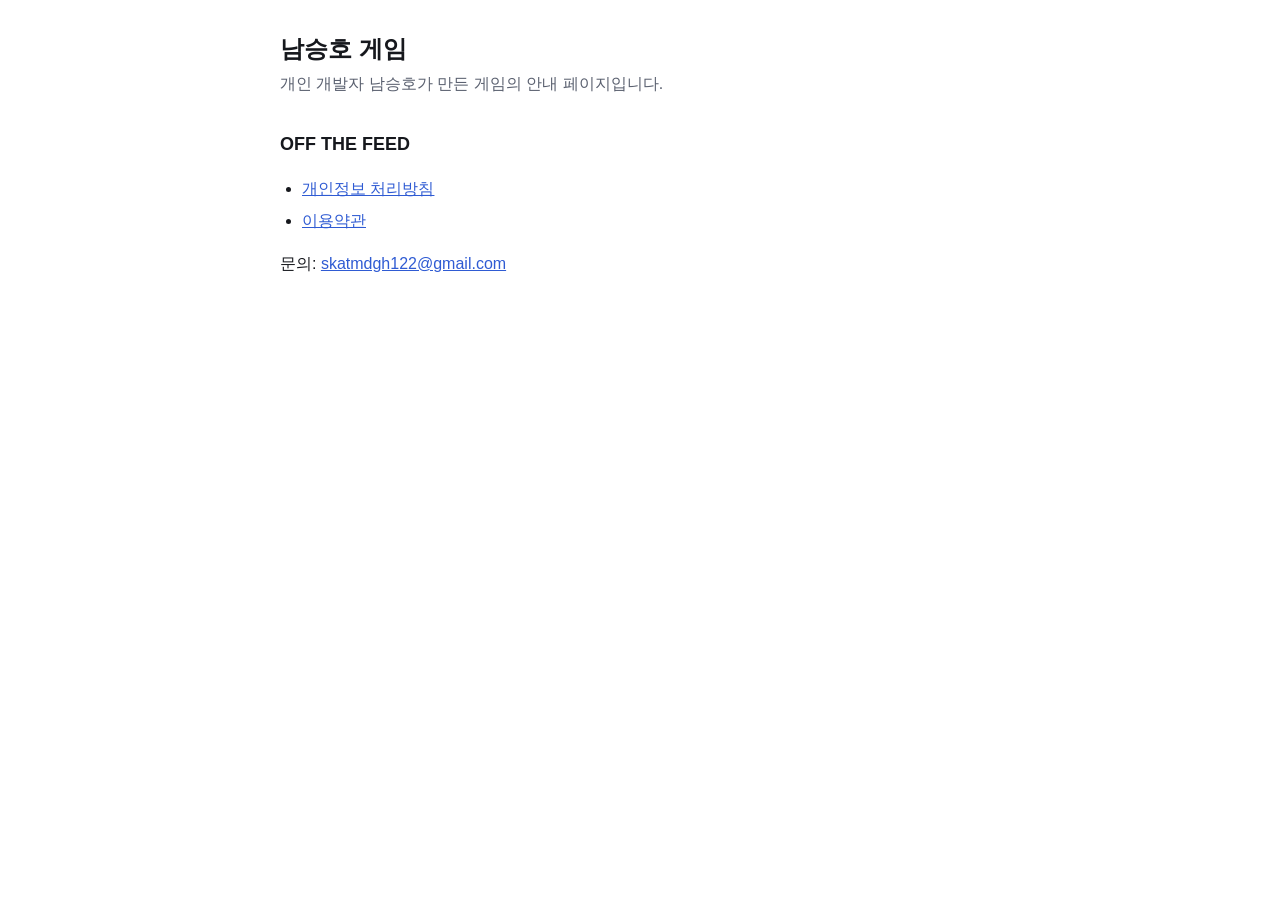
<file: index.html>
<!doctype html>
<html lang="ko">
<head>
<meta charset="utf-8">
<meta name="viewport" content="width=device-width, initial-scale=1">
<title>남승호 게임</title>
<style>
:root {
  color-scheme: light dark;
  --bg: #ffffff;
  --fg: #16181d;
  --fg-2: #5b6170;
  --line: #e4e6eb;
  --link: #2f5bd3;
}
@media (prefers-color-scheme: dark) {
  :root {
    --bg: #14161a;
    --fg: #eceef2;
    --fg-2: #a3a9b5;
    --line: #2c3038;
    --link: #8aa6ff;
  }
}
body {
  margin: 0;
  background: var(--bg);
  color: var(--fg);
  font: 16px/1.7 -apple-system, BlinkMacSystemFont, 'Apple SD Gothic Neo', 'Noto Sans KR', sans-serif;
  word-break: keep-all;
}
main {
  max-width: 720px;
  margin: 0 auto;
  padding: 32px 16px 64px;
}
h1 {
  font-size: 24px;
  line-height: 1.4;
  margin: 0 0 4px;
}
h2 {
  font-size: 18px;
  margin: 32px 0 8px;
}
.meta {
  color: var(--fg-2);
  margin: 0 0 24px;
}
a {
  color: var(--link);
}
table {
  width: 100%;
  border-collapse: collapse;
  margin: 8px 0;
}
th,
td {
  text-align: left;
  vertical-align: top;
  padding: 8px;
  border-bottom: 1px solid var(--line);
}
th {
  width: 30%;
  color: var(--fg-2);
  font-weight: 600;
}
ul,
ol {
  padding-left: 22px;
}
li {
  margin: 4px 0;
}
</style>
</head>
<body>
<main>
<h1>남승호 게임</h1>
<p class="meta">개인 개발자 남승호가 만든 게임의 안내 페이지입니다.</p>
<h2>OFF THE FEED</h2>
<ul>
<li><a href="off-the-feed/privacy.html">개인정보 처리방침</a></li>
<li><a href="off-the-feed/terms.html">이용약관</a></li>
</ul>
<p>문의: <a href="mailto:skatmdgh122@gmail.com">skatmdgh122@gmail.com</a></p>
</main>
</body>
</html>
</file>
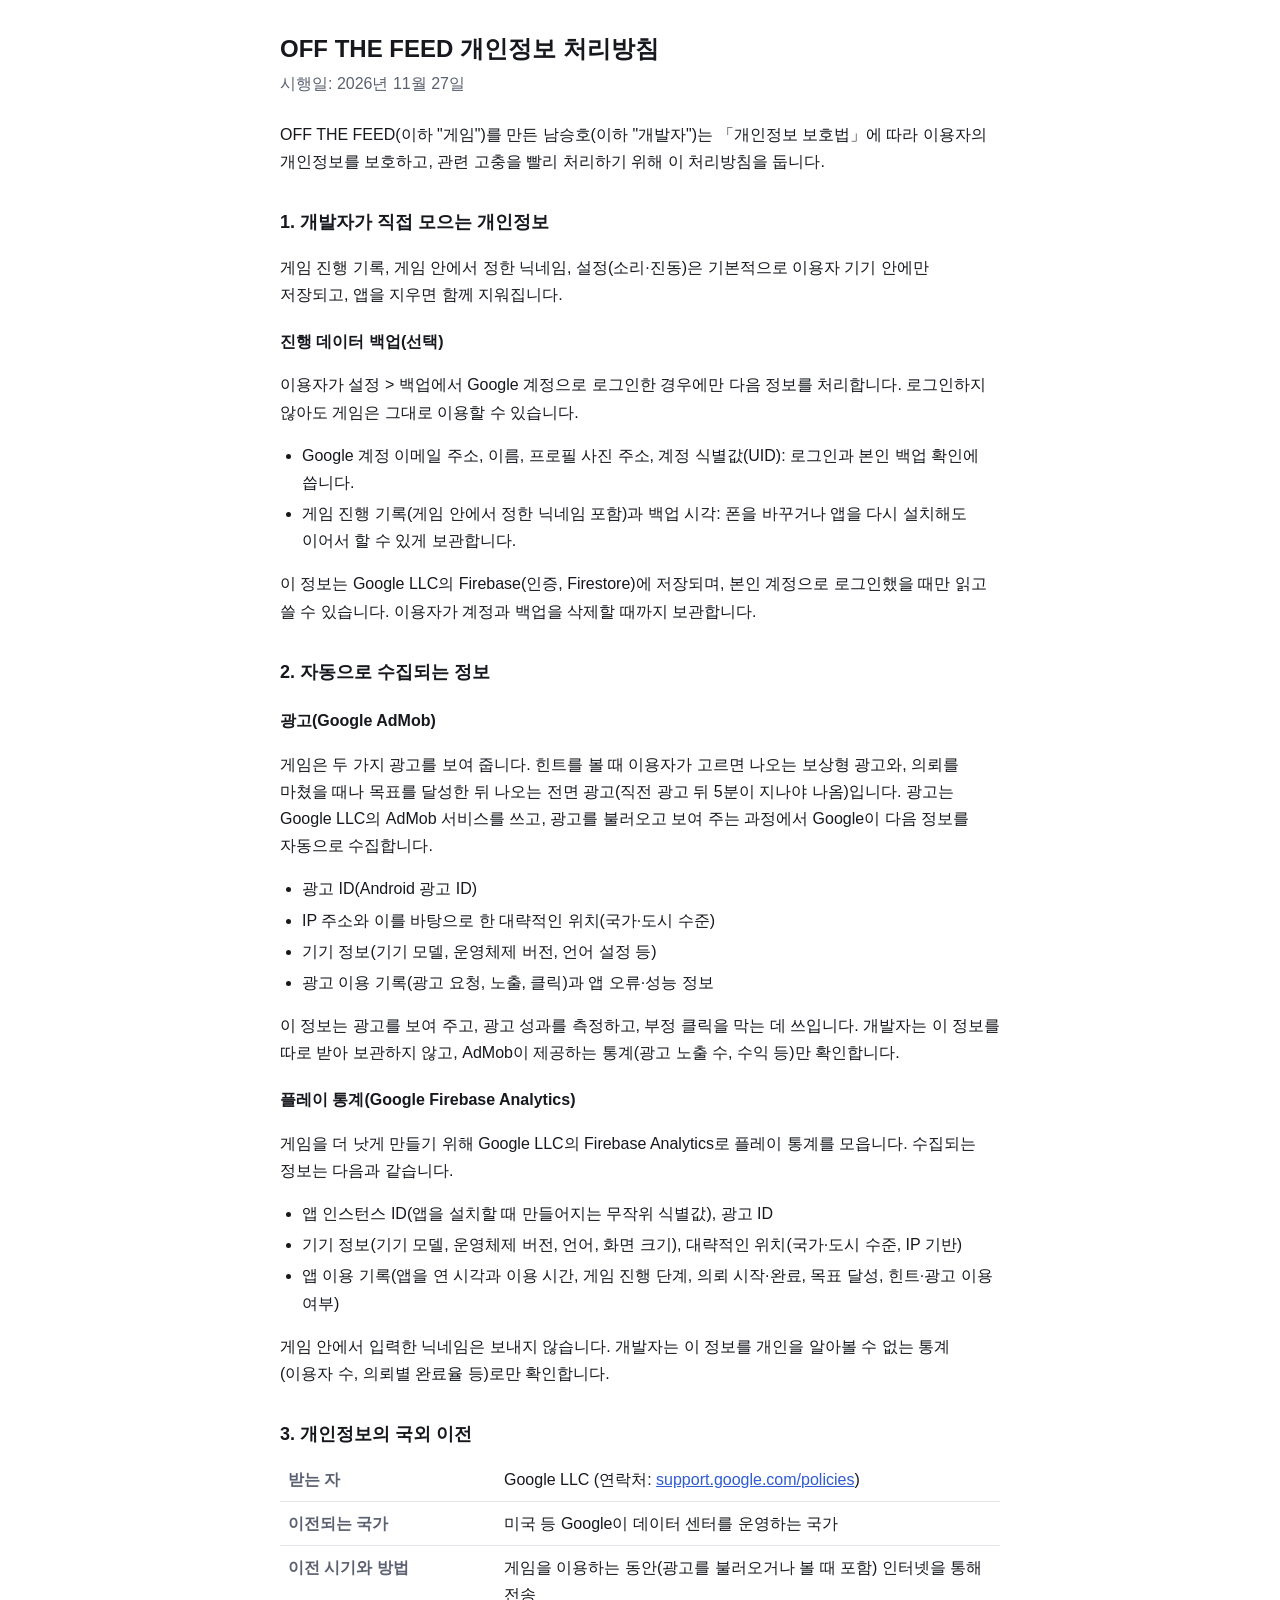
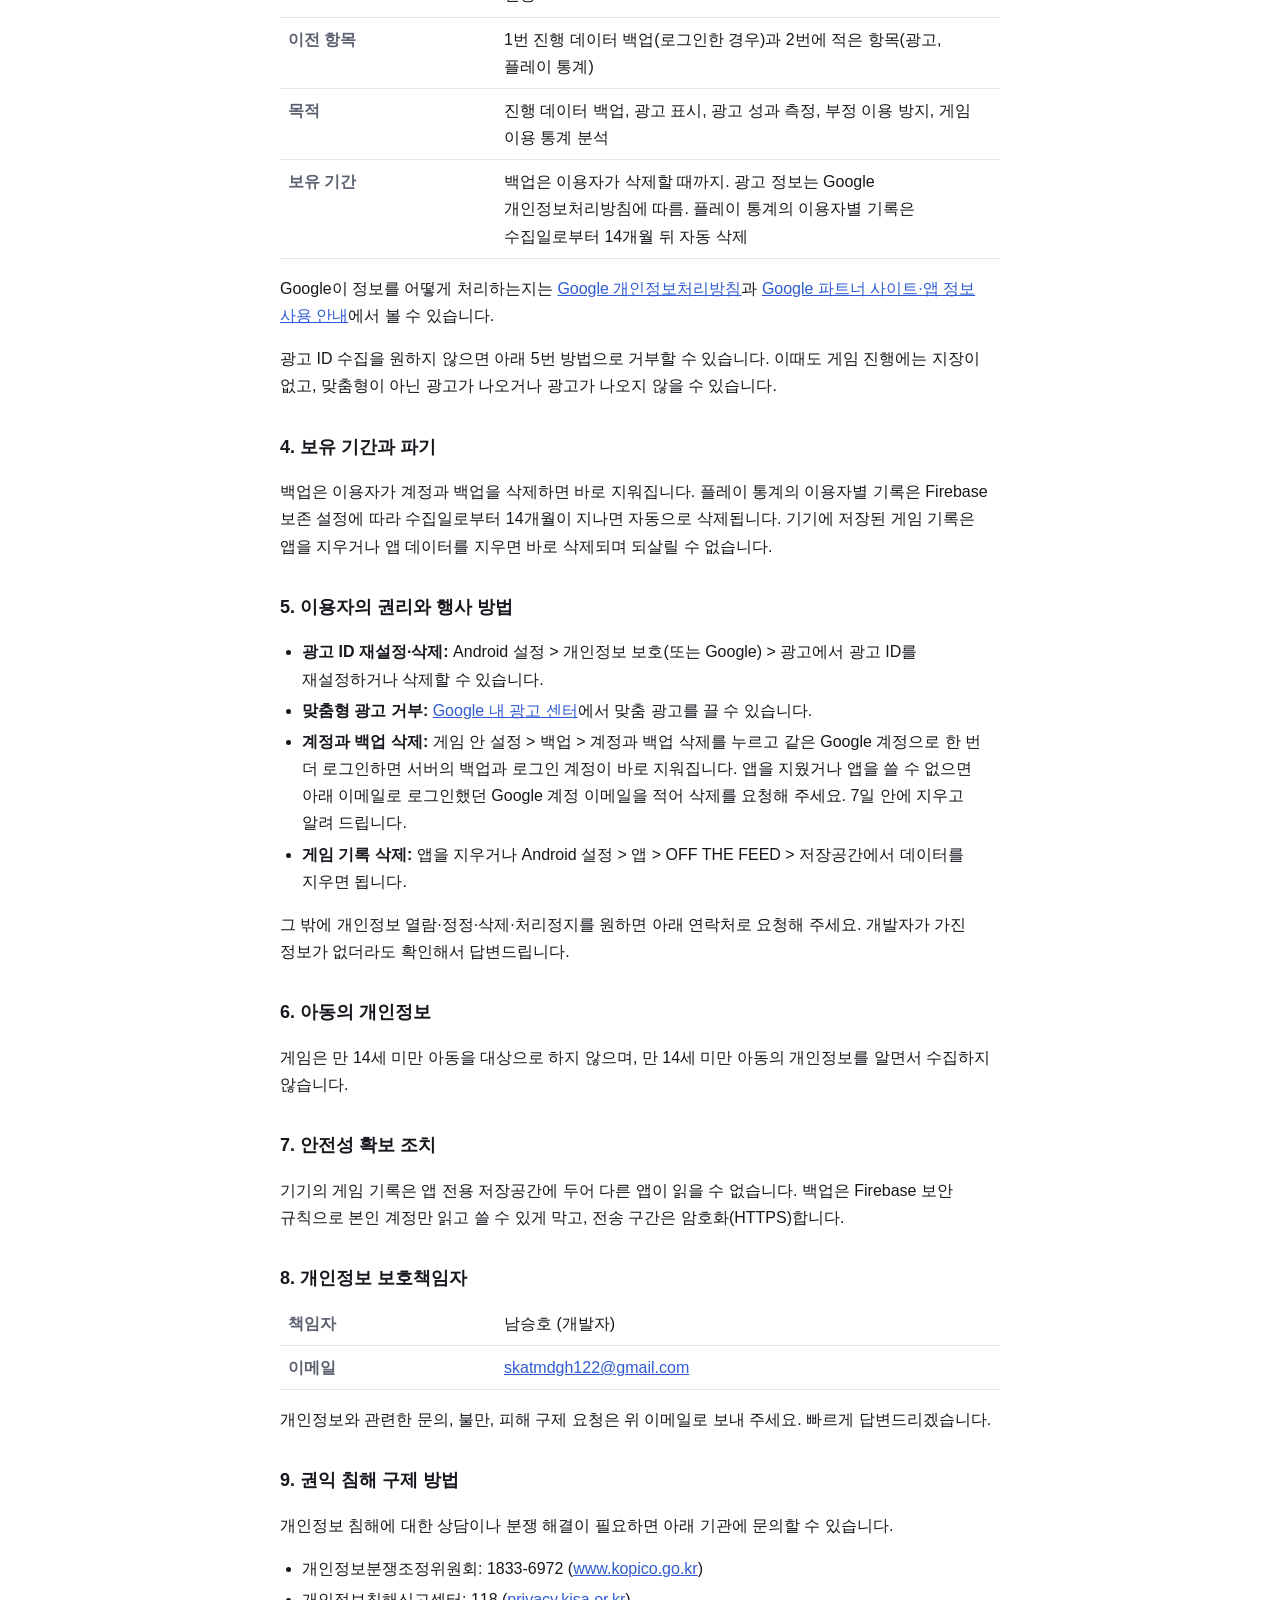
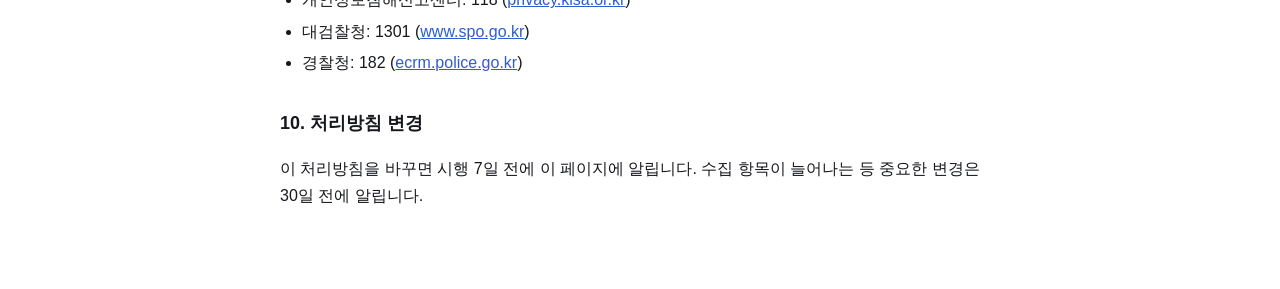
<file: off-the-feed/privacy.html>
<!doctype html>
<html lang="ko">
<head>
<meta charset="utf-8">
<meta name="viewport" content="width=device-width, initial-scale=1">
<title>OFF THE FEED 개인정보 처리방침</title>
<style>
:root {
  color-scheme: light dark;
  --bg: #ffffff;
  --fg: #16181d;
  --fg-2: #5b6170;
  --line: #e4e6eb;
  --link: #2f5bd3;
}
@media (prefers-color-scheme: dark) {
  :root {
    --bg: #14161a;
    --fg: #eceef2;
    --fg-2: #a3a9b5;
    --line: #2c3038;
    --link: #8aa6ff;
  }
}
body {
  margin: 0;
  background: var(--bg);
  color: var(--fg);
  font: 16px/1.7 -apple-system, BlinkMacSystemFont, 'Apple SD Gothic Neo', 'Noto Sans KR', sans-serif;
  word-break: keep-all;
}
main {
  max-width: 720px;
  margin: 0 auto;
  padding: 32px 16px 64px;
}
h1 {
  font-size: 24px;
  line-height: 1.4;
  margin: 0 0 4px;
}
h3 {
  font-size: 16px;
  margin: 20px 0 6px;
}
h2 {
  font-size: 18px;
  margin: 32px 0 8px;
}
.meta {
  color: var(--fg-2);
  margin: 0 0 24px;
}
a {
  color: var(--link);
}
table {
  width: 100%;
  border-collapse: collapse;
  margin: 8px 0;
}
th,
td {
  text-align: left;
  vertical-align: top;
  padding: 8px;
  border-bottom: 1px solid var(--line);
}
th {
  width: 30%;
  color: var(--fg-2);
  font-weight: 600;
}
ul,
ol {
  padding-left: 22px;
}
li {
  margin: 4px 0;
}
</style>
</head>
<body>
<main>
<h1>OFF THE FEED 개인정보 처리방침</h1>
<p class="meta">시행일: 2026년 11월 27일</p>

<p>OFF THE FEED(이하 "게임")를 만든 남승호(이하 "개발자")는 「개인정보 보호법」에 따라 이용자의 개인정보를 보호하고, 관련 고충을 빨리 처리하기 위해 이 처리방침을 둡니다.</p>

<h2>1. 개발자가 직접 모으는 개인정보</h2>
<p>게임 진행 기록, 게임 안에서 정한 닉네임, 설정(소리·진동)은 기본적으로 이용자 기기 안에만 저장되고, 앱을 지우면 함께 지워집니다.</p>
<h3>진행 데이터 백업(선택)</h3>
<p>이용자가 설정 &gt; 백업에서 Google 계정으로 로그인한 경우에만 다음 정보를 처리합니다. 로그인하지 않아도 게임은 그대로 이용할 수 있습니다.</p>
<ul>
<li>Google 계정 이메일 주소, 이름, 프로필 사진 주소, 계정 식별값(UID): 로그인과 본인 백업 확인에 씁니다.</li>
<li>게임 진행 기록(게임 안에서 정한 닉네임 포함)과 백업 시각: 폰을 바꾸거나 앱을 다시 설치해도 이어서 할 수 있게 보관합니다.</li>
</ul>
<p>이 정보는 Google LLC의 Firebase(인증, Firestore)에 저장되며, 본인 계정으로 로그인했을 때만 읽고 쓸 수 있습니다. 이용자가 계정과 백업을 삭제할 때까지 보관합니다.</p>

<h2>2. 자동으로 수집되는 정보</h2>
<h3>광고(Google AdMob)</h3>
<p>게임은 두 가지 광고를 보여 줍니다. 힌트를 볼 때 이용자가 고르면 나오는 보상형 광고와, 의뢰를 마쳤을 때나 목표를 달성한 뒤 나오는 전면 광고(직전 광고 뒤 5분이 지나야 나옴)입니다. 광고는 Google LLC의 AdMob 서비스를 쓰고, 광고를 불러오고 보여 주는 과정에서 Google이 다음 정보를 자동으로 수집합니다.</p>
<ul>
<li>광고 ID(Android 광고 ID)</li>
<li>IP 주소와 이를 바탕으로 한 대략적인 위치(국가·도시 수준)</li>
<li>기기 정보(기기 모델, 운영체제 버전, 언어 설정 등)</li>
<li>광고 이용 기록(광고 요청, 노출, 클릭)과 앱 오류·성능 정보</li>
</ul>
<p>이 정보는 광고를 보여 주고, 광고 성과를 측정하고, 부정 클릭을 막는 데 쓰입니다. 개발자는 이 정보를 따로 받아 보관하지 않고, AdMob이 제공하는 통계(광고 노출 수, 수익 등)만 확인합니다.</p>
<h3>플레이 통계(Google Firebase Analytics)</h3>
<p>게임을 더 낫게 만들기 위해 Google LLC의 Firebase Analytics로 플레이 통계를 모읍니다. 수집되는 정보는 다음과 같습니다.</p>
<ul>
<li>앱 인스턴스 ID(앱을 설치할 때 만들어지는 무작위 식별값), 광고 ID</li>
<li>기기 정보(기기 모델, 운영체제 버전, 언어, 화면 크기), 대략적인 위치(국가·도시 수준, IP 기반)</li>
<li>앱 이용 기록(앱을 연 시각과 이용 시간, 게임 진행 단계, 의뢰 시작·완료, 목표 달성, 힌트·광고 이용 여부)</li>
</ul>
<p>게임 안에서 입력한 닉네임은 보내지 않습니다. 개발자는 이 정보를 개인을 알아볼 수 없는 통계(이용자 수, 의뢰별 완료율 등)로만 확인합니다.</p>

<h2>3. 개인정보의 국외 이전</h2>
<table>
<tr><th>받는 자</th><td>Google LLC (연락처: <a href="https://support.google.com/policies">support.google.com/policies</a>)</td></tr>
<tr><th>이전되는 국가</th><td>미국 등 Google이 데이터 센터를 운영하는 국가</td></tr>
<tr><th>이전 시기와 방법</th><td>게임을 이용하는 동안(광고를 불러오거나 볼 때 포함) 인터넷을 통해 전송</td></tr>
<tr><th>이전 항목</th><td>1번 진행 데이터 백업(로그인한 경우)과 2번에 적은 항목(광고, 플레이 통계)</td></tr>
<tr><th>목적</th><td>진행 데이터 백업, 광고 표시, 광고 성과 측정, 부정 이용 방지, 게임 이용 통계 분석</td></tr>
<tr><th>보유 기간</th><td>백업은 이용자가 삭제할 때까지. 광고 정보는 Google 개인정보처리방침에 따름. 플레이 통계의 이용자별 기록은 수집일로부터 14개월 뒤 자동 삭제</td></tr>
</table>
<p>Google이 정보를 어떻게 처리하는지는 <a href="https://policies.google.com/privacy?hl=ko">Google 개인정보처리방침</a>과 <a href="https://policies.google.com/technologies/partner-sites?hl=ko">Google 파트너 사이트·앱 정보 사용 안내</a>에서 볼 수 있습니다.</p>
<p>광고 ID 수집을 원하지 않으면 아래 5번 방법으로 거부할 수 있습니다. 이때도 게임 진행에는 지장이 없고, 맞춤형이 아닌 광고가 나오거나 광고가 나오지 않을 수 있습니다.</p>

<h2>4. 보유 기간과 파기</h2>
<p>백업은 이용자가 계정과 백업을 삭제하면 바로 지워집니다. 플레이 통계의 이용자별 기록은 Firebase 보존 설정에 따라 수집일로부터 14개월이 지나면 자동으로 삭제됩니다. 기기에 저장된 게임 기록은 앱을 지우거나 앱 데이터를 지우면 바로 삭제되며 되살릴 수 없습니다.</p>

<h2>5. 이용자의 권리와 행사 방법</h2>
<ul>
<li><strong>광고 ID 재설정·삭제:</strong> Android 설정 &gt; 개인정보 보호(또는 Google) &gt; 광고에서 광고 ID를 재설정하거나 삭제할 수 있습니다.</li>
<li><strong>맞춤형 광고 거부:</strong> <a href="https://myadcenter.google.com/">Google 내 광고 센터</a>에서 맞춤 광고를 끌 수 있습니다.</li>
<li><strong>계정과 백업 삭제:</strong> 게임 안 설정 &gt; 백업 &gt; 계정과 백업 삭제를 누르고 같은 Google 계정으로 한 번 더 로그인하면 서버의 백업과 로그인 계정이 바로 지워집니다. 앱을 지웠거나 앱을 쓸 수 없으면 아래 이메일로 로그인했던 Google 계정 이메일을 적어 삭제를 요청해 주세요. 7일 안에 지우고 알려 드립니다.</li>
<li><strong>게임 기록 삭제:</strong> 앱을 지우거나 Android 설정 &gt; 앱 &gt; OFF THE FEED &gt; 저장공간에서 데이터를 지우면 됩니다.</li>
</ul>
<p>그 밖에 개인정보 열람·정정·삭제·처리정지를 원하면 아래 연락처로 요청해 주세요. 개발자가 가진 정보가 없더라도 확인해서 답변드립니다.</p>

<h2>6. 아동의 개인정보</h2>
<p>게임은 만 14세 미만 아동을 대상으로 하지 않으며, 만 14세 미만 아동의 개인정보를 알면서 수집하지 않습니다.</p>

<h2>7. 안전성 확보 조치</h2>
<p>기기의 게임 기록은 앱 전용 저장공간에 두어 다른 앱이 읽을 수 없습니다. 백업은 Firebase 보안 규칙으로 본인 계정만 읽고 쓸 수 있게 막고, 전송 구간은 암호화(HTTPS)합니다.</p>

<h2>8. 개인정보 보호책임자</h2>
<table>
<tr><th>책임자</th><td>남승호 (개발자)</td></tr>
<tr><th>이메일</th><td><a href="mailto:skatmdgh122@gmail.com">skatmdgh122@gmail.com</a></td></tr>
</table>
<p>개인정보와 관련한 문의, 불만, 피해 구제 요청은 위 이메일로 보내 주세요. 빠르게 답변드리겠습니다.</p>

<h2>9. 권익 침해 구제 방법</h2>
<p>개인정보 침해에 대한 상담이나 분쟁 해결이 필요하면 아래 기관에 문의할 수 있습니다.</p>
<ul>
<li>개인정보분쟁조정위원회: 1833-6972 (<a href="https://www.kopico.go.kr">www.kopico.go.kr</a>)</li>
<li>개인정보침해신고센터: 118 (<a href="https://privacy.kisa.or.kr">privacy.kisa.or.kr</a>)</li>
<li>대검찰청: 1301 (<a href="https://www.spo.go.kr">www.spo.go.kr</a>)</li>
<li>경찰청: 182 (<a href="https://ecrm.police.go.kr">ecrm.police.go.kr</a>)</li>
</ul>

<h2>10. 처리방침 변경</h2>
<p>이 처리방침을 바꾸면 시행 7일 전에 이 페이지에 알립니다. 수집 항목이 늘어나는 등 중요한 변경은 30일 전에 알립니다.</p>
</main>
</body>
</html>
</file>
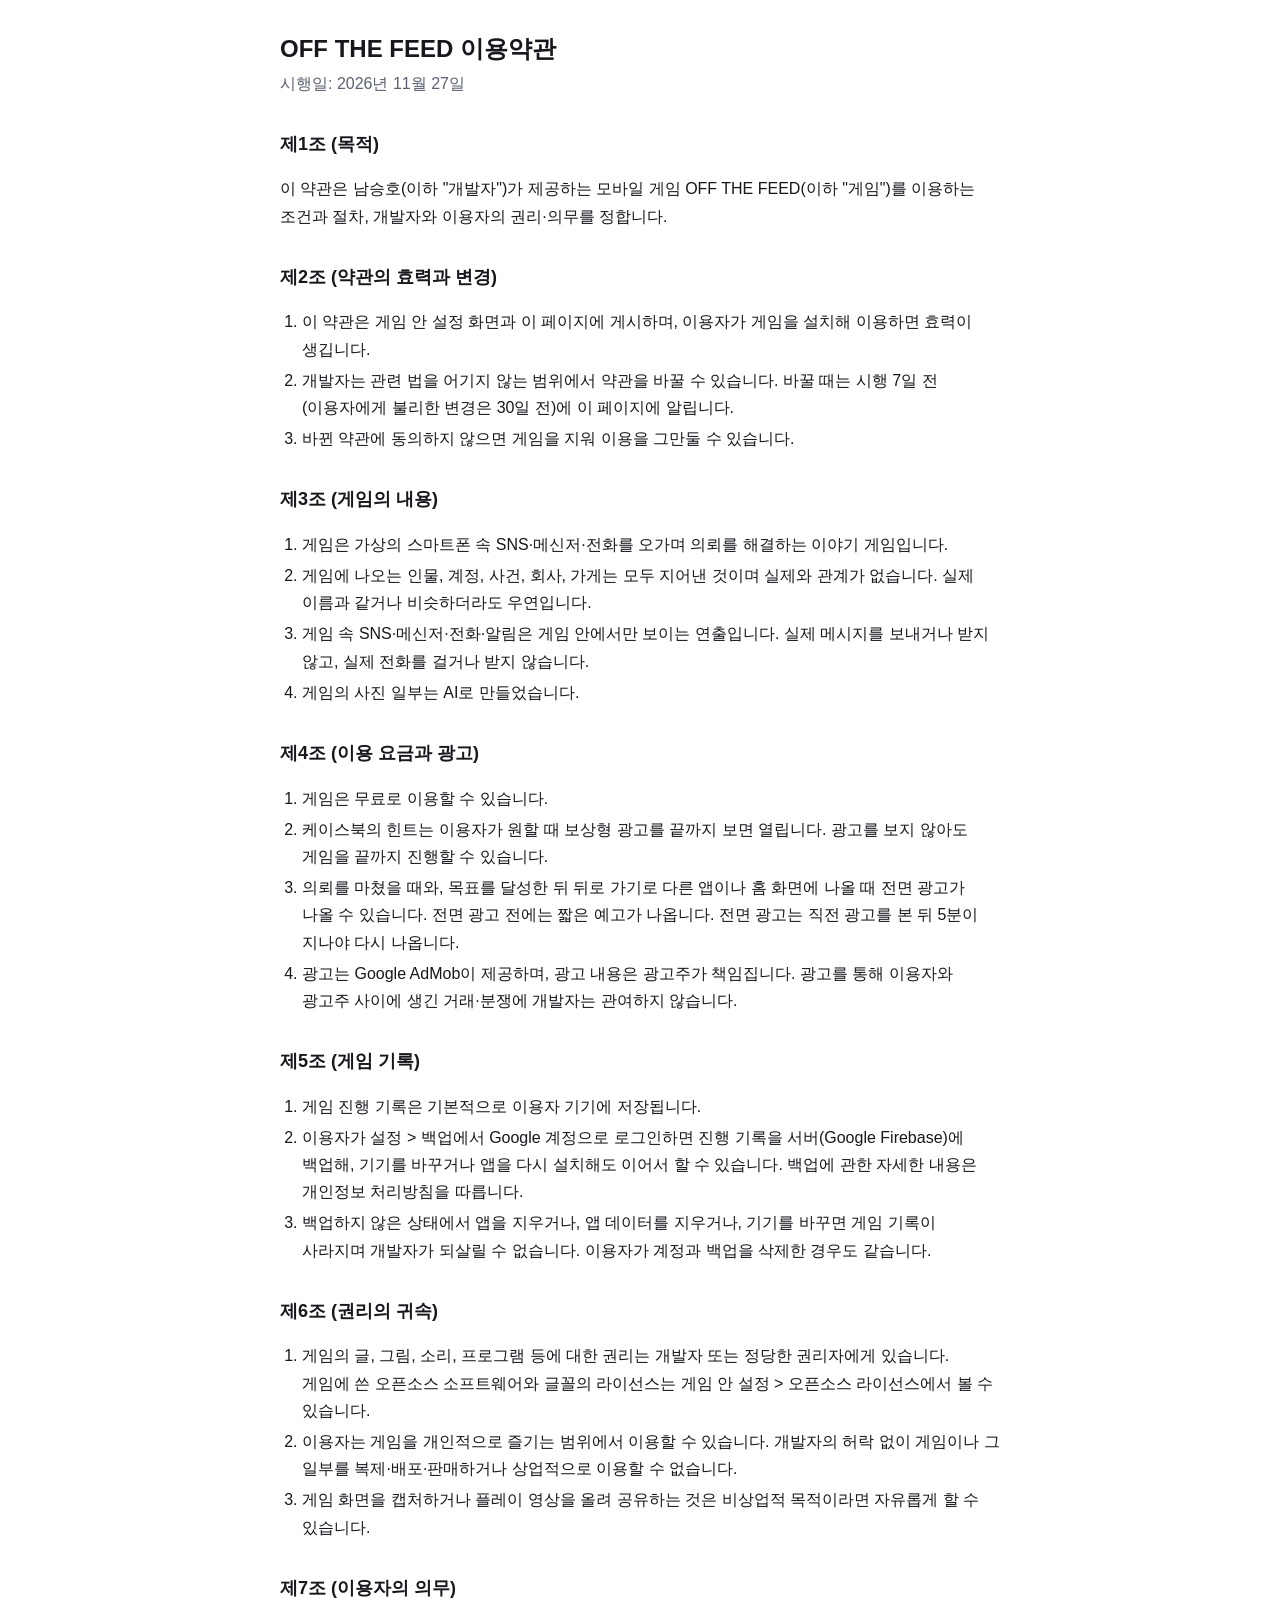
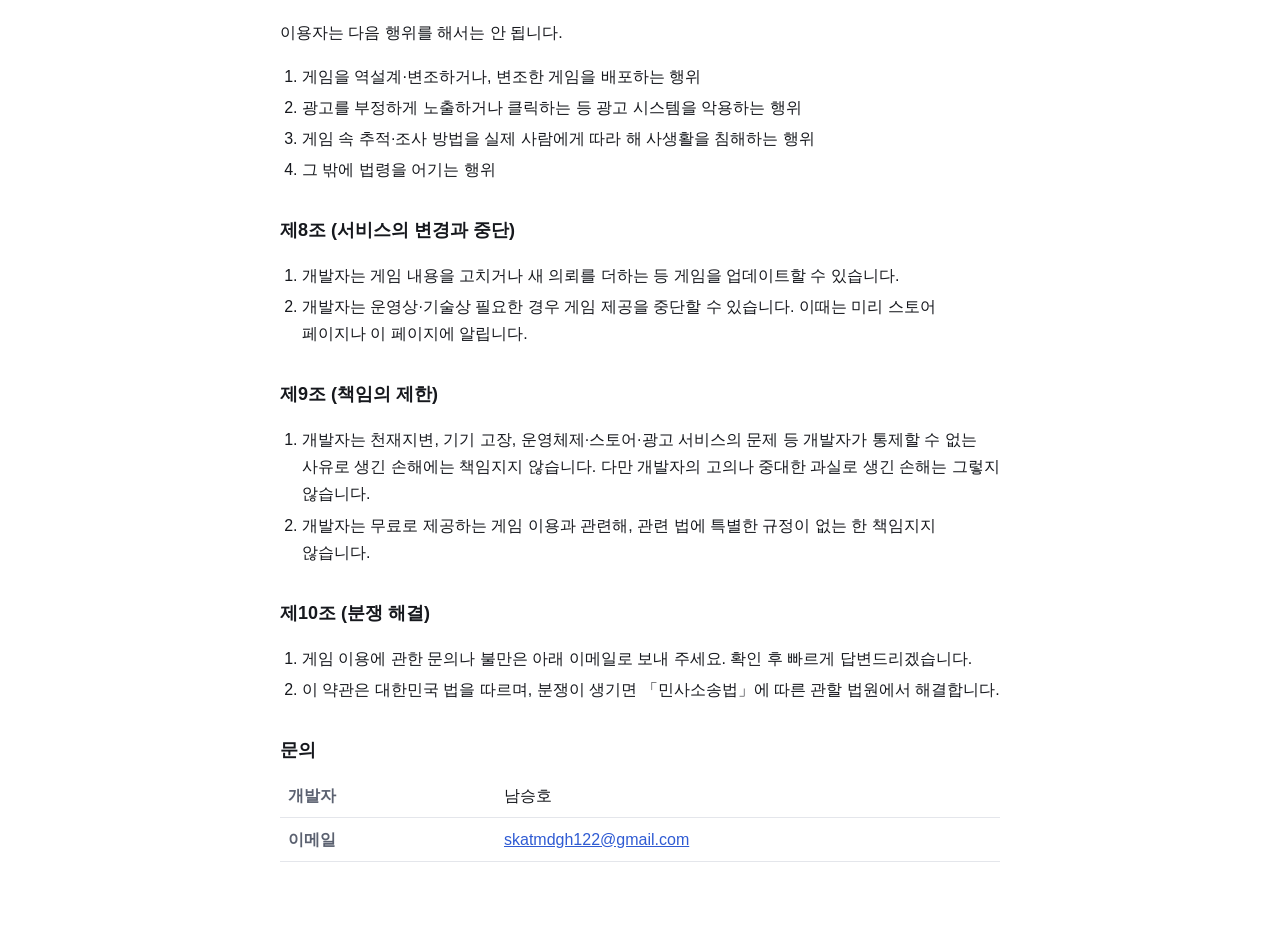
<file: off-the-feed/terms.html>
<!doctype html>
<html lang="ko">
<head>
<meta charset="utf-8">
<meta name="viewport" content="width=device-width, initial-scale=1">
<title>OFF THE FEED 이용약관</title>
<style>
:root {
  color-scheme: light dark;
  --bg: #ffffff;
  --fg: #16181d;
  --fg-2: #5b6170;
  --line: #e4e6eb;
  --link: #2f5bd3;
}
@media (prefers-color-scheme: dark) {
  :root {
    --bg: #14161a;
    --fg: #eceef2;
    --fg-2: #a3a9b5;
    --line: #2c3038;
    --link: #8aa6ff;
  }
}
body {
  margin: 0;
  background: var(--bg);
  color: var(--fg);
  font: 16px/1.7 -apple-system, BlinkMacSystemFont, 'Apple SD Gothic Neo', 'Noto Sans KR', sans-serif;
  word-break: keep-all;
}
main {
  max-width: 720px;
  margin: 0 auto;
  padding: 32px 16px 64px;
}
h1 {
  font-size: 24px;
  line-height: 1.4;
  margin: 0 0 4px;
}
h2 {
  font-size: 18px;
  margin: 32px 0 8px;
}
.meta {
  color: var(--fg-2);
  margin: 0 0 24px;
}
a {
  color: var(--link);
}
table {
  width: 100%;
  border-collapse: collapse;
  margin: 8px 0;
}
th,
td {
  text-align: left;
  vertical-align: top;
  padding: 8px;
  border-bottom: 1px solid var(--line);
}
th {
  width: 30%;
  color: var(--fg-2);
  font-weight: 600;
}
ul,
ol {
  padding-left: 22px;
}
li {
  margin: 4px 0;
}
</style>
</head>
<body>
<main>
<h1>OFF THE FEED 이용약관</h1>
<p class="meta">시행일: 2026년 11월 27일</p>

<h2>제1조 (목적)</h2>
<p>이 약관은 남승호(이하 "개발자")가 제공하는 모바일 게임 OFF THE FEED(이하 "게임")를 이용하는 조건과 절차, 개발자와 이용자의 권리·의무를 정합니다.</p>

<h2>제2조 (약관의 효력과 변경)</h2>
<ol>
<li>이 약관은 게임 안 설정 화면과 이 페이지에 게시하며, 이용자가 게임을 설치해 이용하면 효력이 생깁니다.</li>
<li>개발자는 관련 법을 어기지 않는 범위에서 약관을 바꿀 수 있습니다. 바꿀 때는 시행 7일 전(이용자에게 불리한 변경은 30일 전)에 이 페이지에 알립니다.</li>
<li>바뀐 약관에 동의하지 않으면 게임을 지워 이용을 그만둘 수 있습니다.</li>
</ol>

<h2>제3조 (게임의 내용)</h2>
<ol>
<li>게임은 가상의 스마트폰 속 SNS·메신저·전화를 오가며 의뢰를 해결하는 이야기 게임입니다.</li>
<li>게임에 나오는 인물, 계정, 사건, 회사, 가게는 모두 지어낸 것이며 실제와 관계가 없습니다. 실제 이름과 같거나 비슷하더라도 우연입니다.</li>
<li>게임 속 SNS·메신저·전화·알림은 게임 안에서만 보이는 연출입니다. 실제 메시지를 보내거나 받지 않고, 실제 전화를 걸거나 받지 않습니다.</li>
<li>게임의 사진 일부는 AI로 만들었습니다.</li>
</ol>

<h2>제4조 (이용 요금과 광고)</h2>
<ol>
<li>게임은 무료로 이용할 수 있습니다.</li>
<li>케이스북의 힌트는 이용자가 원할 때 보상형 광고를 끝까지 보면 열립니다. 광고를 보지 않아도 게임을 끝까지 진행할 수 있습니다.</li>
<li>의뢰를 마쳤을 때와, 목표를 달성한 뒤 뒤로 가기로 다른 앱이나 홈 화면에 나올 때 전면 광고가 나올 수 있습니다. 전면 광고 전에는 짧은 예고가 나옵니다. 전면 광고는 직전 광고를 본 뒤 5분이 지나야 다시 나옵니다.</li>
<li>광고는 Google AdMob이 제공하며, 광고 내용은 광고주가 책임집니다. 광고를 통해 이용자와 광고주 사이에 생긴 거래·분쟁에 개발자는 관여하지 않습니다.</li>
</ol>

<h2>제5조 (게임 기록)</h2>
<ol>
<li>게임 진행 기록은 기본적으로 이용자 기기에 저장됩니다.</li>
<li>이용자가 설정 &gt; 백업에서 Google 계정으로 로그인하면 진행 기록을 서버(Google Firebase)에 백업해, 기기를 바꾸거나 앱을 다시 설치해도 이어서 할 수 있습니다. 백업에 관한 자세한 내용은 개인정보 처리방침을 따릅니다.</li>
<li>백업하지 않은 상태에서 앱을 지우거나, 앱 데이터를 지우거나, 기기를 바꾸면 게임 기록이 사라지며 개발자가 되살릴 수 없습니다. 이용자가 계정과 백업을 삭제한 경우도 같습니다.</li>
</ol>

<h2>제6조 (권리의 귀속)</h2>
<ol>
<li>게임의 글, 그림, 소리, 프로그램 등에 대한 권리는 개발자 또는 정당한 권리자에게 있습니다. 게임에 쓴 오픈소스 소프트웨어와 글꼴의 라이선스는 게임 안 설정 &gt; 오픈소스 라이선스에서 볼 수 있습니다.</li>
<li>이용자는 게임을 개인적으로 즐기는 범위에서 이용할 수 있습니다. 개발자의 허락 없이 게임이나 그 일부를 복제·배포·판매하거나 상업적으로 이용할 수 없습니다.</li>
<li>게임 화면을 캡처하거나 플레이 영상을 올려 공유하는 것은 비상업적 목적이라면 자유롭게 할 수 있습니다.</li>
</ol>

<h2>제7조 (이용자의 의무)</h2>
<p>이용자는 다음 행위를 해서는 안 됩니다.</p>
<ol>
<li>게임을 역설계·변조하거나, 변조한 게임을 배포하는 행위</li>
<li>광고를 부정하게 노출하거나 클릭하는 등 광고 시스템을 악용하는 행위</li>
<li>게임 속 추적·조사 방법을 실제 사람에게 따라 해 사생활을 침해하는 행위</li>
<li>그 밖에 법령을 어기는 행위</li>
</ol>

<h2>제8조 (서비스의 변경과 중단)</h2>
<ol>
<li>개발자는 게임 내용을 고치거나 새 의뢰를 더하는 등 게임을 업데이트할 수 있습니다.</li>
<li>개발자는 운영상·기술상 필요한 경우 게임 제공을 중단할 수 있습니다. 이때는 미리 스토어 페이지나 이 페이지에 알립니다.</li>
</ol>

<h2>제9조 (책임의 제한)</h2>
<ol>
<li>개발자는 천재지변, 기기 고장, 운영체제·스토어·광고 서비스의 문제 등 개발자가 통제할 수 없는 사유로 생긴 손해에는 책임지지 않습니다. 다만 개발자의 고의나 중대한 과실로 생긴 손해는 그렇지 않습니다.</li>
<li>개발자는 무료로 제공하는 게임 이용과 관련해, 관련 법에 특별한 규정이 없는 한 책임지지 않습니다.</li>
</ol>

<h2>제10조 (분쟁 해결)</h2>
<ol>
<li>게임 이용에 관한 문의나 불만은 아래 이메일로 보내 주세요. 확인 후 빠르게 답변드리겠습니다.</li>
<li>이 약관은 대한민국 법을 따르며, 분쟁이 생기면 「민사소송법」에 따른 관할 법원에서 해결합니다.</li>
</ol>

<h2>문의</h2>
<table>
<tr><th>개발자</th><td>남승호</td></tr>
<tr><th>이메일</th><td><a href="mailto:skatmdgh122@gmail.com">skatmdgh122@gmail.com</a></td></tr>
</table>
</main>
</body>
</html>
</file>
